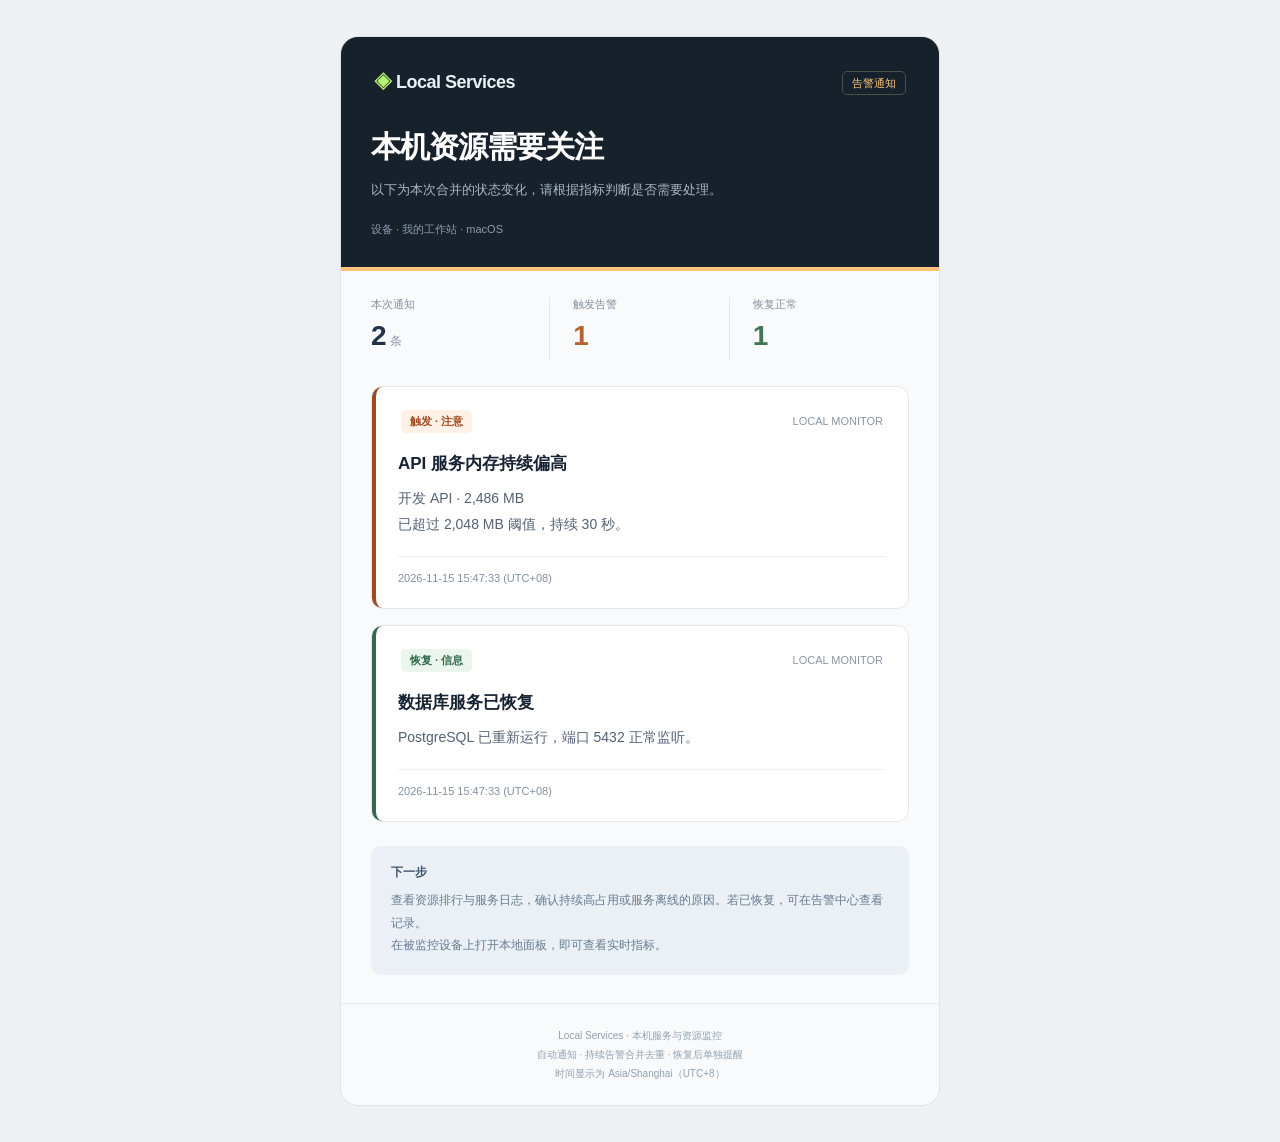
<file: previews/email.html>
<!doctype html><html lang="zh-CN"><head><meta charset="utf-8"><meta name="viewport" content="width=device-width,initial-scale=1"><title>本机资源需要关注</title><style>@media(max-width:600px){.outer{padding:16px 8px!important}.pad{padding-left:20px!important;padding-right:20px!important}.headline{font-size:25px!important}}</style></head><body style="margin:0;padding:0;background:#edf1f4;font-family:-apple-system,BlinkMacSystemFont,'Segoe UI','Microsoft YaHei',Arial,sans-serif;color:#172332"><div style="display:none;max-height:0;overflow:hidden;opacity:0">本机资源需要关注 · 2 条状态更新 · 我的工作站 · macOS</div><table role="presentation" width="100%" cellpadding="0" cellspacing="0" style="background:#edf1f4"><tr><td align="center" class="outer" style="padding:36px 16px"><table role="presentation" width="600" cellpadding="0" cellspacing="0" style="width:100%;max-width:600px;background:#f8fafb;border:1px solid #dde4e9;border-radius:18px;overflow:hidden"><tr><td class="pad" style="padding:30px;background:#17212c;border-bottom:4px solid #ffc278"><table role="presentation" width="100%"><tr><td style="color:#e8f1f8;font-size:18px;font-weight:bold;letter-spacing:-.5px"><span style="color:#b6f171">◈</span> Local Services</td><td align="right"><span style="color:#ffc278;font-size:11px;border:1px solid #465445;border-radius:5px;padding:5px 9px">告警通知</span></td></tr></table><h1 class="headline" style="margin:30px 0 10px;font-size:30px;line-height:1.35;letter-spacing:-1px;color:#ffffff">本机资源需要关注</h1><p style="margin:0;color:#aab7c5;font-size:13px;line-height:1.9">以下为本次合并的状态变化，请根据指标判断是否需要处理。</p><p style="margin:20px 0 0;font-size:11px;color:#8d9cac">设备 · 我的工作站 · macOS</p></td></tr><tr><td class="pad" style="padding:26px 30px"><table role="presentation" width="100%" cellpadding="0" cellspacing="0"><tr><td width="33%" style="border-right:1px solid #e1e7ed"><div style="font-size:11px;color:#84909e">本次通知</div><div style="font-size:28px;line-height:1.7;font-weight:bold;color:#223247">2<span style="font-size:12px;font-weight:normal;color:#8b96a3"> 条</span></div></td><td width="33%" style="padding-left:23px;border-right:1px solid #e1e7ed"><div style="font-size:11px;color:#84909e">触发告警</div><div style="font-size:28px;line-height:1.7;font-weight:bold;color:#b56431">1</div></td><td width="33%" style="padding-left:23px"><div style="font-size:11px;color:#84909e">恢复正常</div><div style="font-size:28px;line-height:1.7;font-weight:bold;color:#417755">1</div></td></tr></table></td></tr><tr><td style="padding:0 30px 16px" class="pad"><table role="presentation" width="100%" cellpadding="0" cellspacing="0" style="border:1px solid #e3e8ec;border-radius:12px;background:#ffffff"><tr><td style="padding:20px 22px;border-left:4px solid #9f4a20;border-radius:10px"><table role="presentation" width="100%"><tr><td><span style="display:inline-block;padding:4px 9px;border-radius:5px;background:#fff1e5;color:#9f4a20;font-size:11px;font-weight:bold">触发 · 注意</span></td><td align="right" style="font-size:11px;color:#8b96a3">LOCAL MONITOR</td></tr></table><h2 style="font-size:17px;line-height:1.5;margin:15px 0 10px;color:#172332">API 服务内存持续偏高</h2><div style="font-size:14px;line-height:1.85;color:#536174;word-break:break-word">开发 API · 2,486 MB<br>已超过 2,048 MB 阈值，持续 30 秒。</div><div style="border-top:1px solid #edf0f3;margin-top:18px;padding-top:12px;color:#82909e;font-size:11px;line-height:1.7">2026-11-15 15:47:33 (UTC+08)</div></td></tr></table></td></tr><tr><td style="padding:0 30px 16px" class="pad"><table role="presentation" width="100%" cellpadding="0" cellspacing="0" style="border:1px solid #e3e8ec;border-radius:12px;background:#ffffff"><tr><td style="padding:20px 22px;border-left:4px solid #326b4b;border-radius:10px"><table role="presentation" width="100%"><tr><td><span style="display:inline-block;padding:4px 9px;border-radius:5px;background:#eaf5ed;color:#326b4b;font-size:11px;font-weight:bold">恢复 · 信息</span></td><td align="right" style="font-size:11px;color:#8b96a3">LOCAL MONITOR</td></tr></table><h2 style="font-size:17px;line-height:1.5;margin:15px 0 10px;color:#172332">数据库服务已恢复</h2><div style="font-size:14px;line-height:1.85;color:#536174;word-break:break-word">PostgreSQL 已重新运行，端口 5432 正常监听。</div><div style="border-top:1px solid #edf0f3;margin-top:18px;padding-top:12px;color:#82909e;font-size:11px;line-height:1.7">2026-11-15 15:47:33 (UTC+08)</div></td></tr></table></td></tr><tr><td class="pad" style="padding:8px 30px 28px"><table role="presentation" width="100%" cellpadding="0" cellspacing="0" style="border-radius:10px;background:#eaf0f5"><tr><td style="padding:18px 20px"><div style="font-size:12px;font-weight:bold;color:#40536b">下一步</div><p style="font-size:12px;line-height:1.9;color:#667a90;margin:8px 0 0">查看资源排行与服务日志，确认持续高占用或服务离线的原因。若已恢复，可在告警中心查看记录。<br>在被监控设备上打开本地面板，即可查看实时指标。</p></td></tr></table></td></tr><tr><td align="center" class="pad" style="border-top:1px solid #e1e7ed;padding:22px 30px;color:#91a0af;font-size:10px;line-height:1.9">Local Services · 本机服务与资源监控<br>自动通知 · 持续告警合并去重 · 恢复后单独提醒<br>时间显示为 Asia/Shanghai（UTC+8）</td></tr></table></td></tr></table></body></html>
</file>
